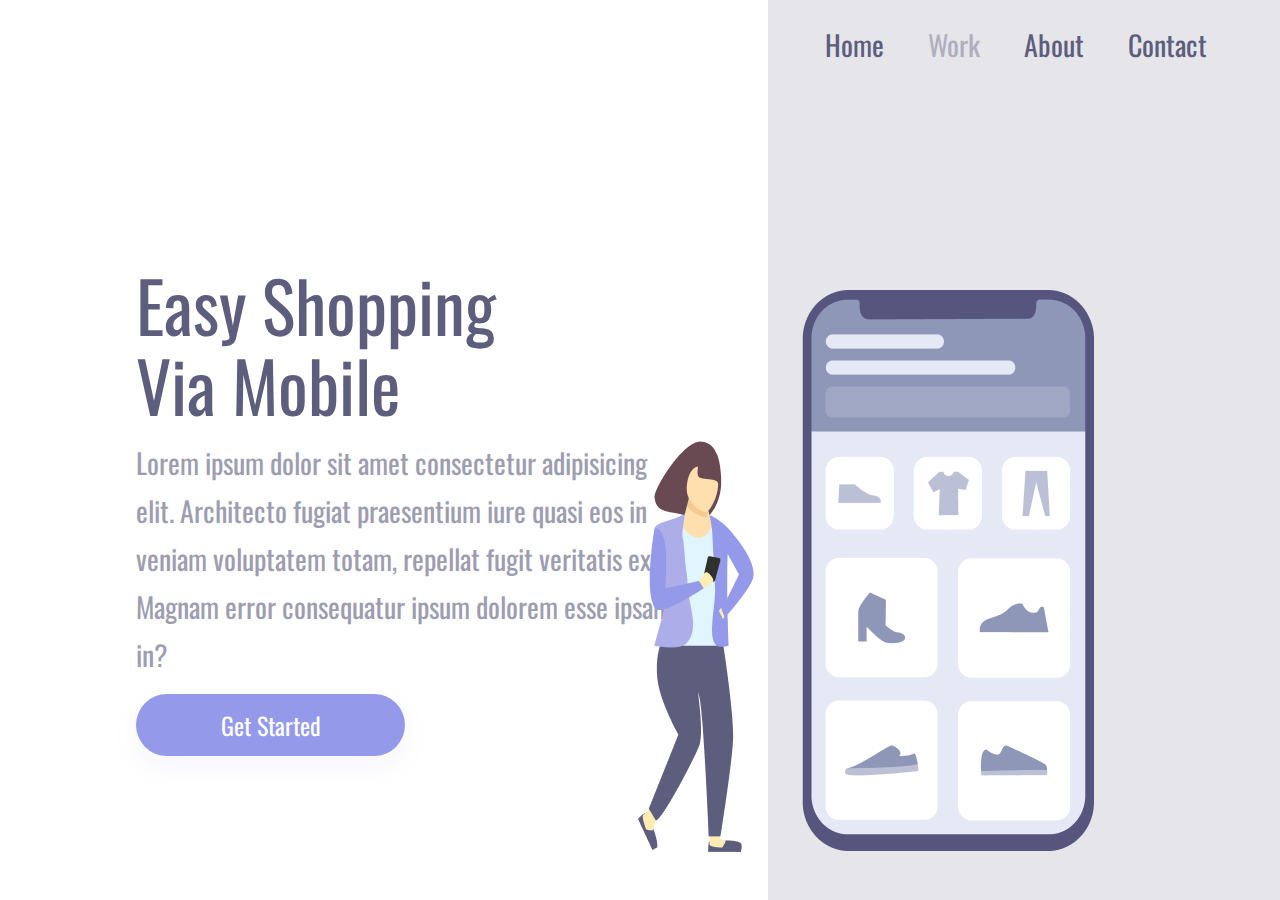
<file: index.html>
<!DOCTYPE html>
<html lang="pt-br">
<head>
    <meta charset="UTF-8">
    <meta http-equiv="X-UA-Compatible" content="IE=edge">
    <meta name="viewport" content="width=device-width, initial-scale=1.0">
    <link rel="stylesheet" href="./styles.css">
    <link rel="preconnect" href="https://fonts.googleapis.com">
<link rel="preconnect" href="https://fonts.gstatic.com" crossorigin>
<link href="https://fonts.googleapis.com/css2?family=Oswald&display=swap" rel="stylesheet">
    <title>Easy Shopping 1</title>
</head>
<body>
    <div class="wrapper">
        <section class="container-left">
            <h1>Easy Shopping Via Mobile</h1>
            <p>Lorem ipsum dolor sit amet consectetur adipisicing elit. Architecto fugiat praesentium iure quasi eos in veniam voluptatem totam, repellat fugit veritatis ex. Magnam error consequatur ipsum dolorem esse ipsam in?</p>
            <button>Get Started</button>
        </section>

        <section class="container-right">
            <header>
                <a class="links">Home</a>
                <a class="links">Work</a>
                <a class="links">About</a>
                <a class="links">Contact</a>
            </header>
            <img src="./Illustration-3-3.png" alt="girl-cellphone">
        </section>
    </div>
</body>
</html>
</file>
<file: styles.css>
* {
    margin: 0;
    padding: 0;
    box-sizing: border-box;
    font-family: 'Oswald', sans-serif;
}

.wrapper {
    height: 100vh;
    width: 100vw;
}

.container-left {
    display: inline-block;
    width: 60%;
    padding: 136px;
    margin-top: 10%;
}

.container-right {
    display: inline-block;
    background-color: rgba(93, 93, 125, 0.16);
    height: 100vh;
    width: 40%;
    position: absolute;
}

img {
    position: relative;
    top: 25%;
    right: 130px;
}

h1 {
    font-weight: 400;
    font-size: 70px;
    line-height: 80px;
    color: #5D5D7D;
    width: 368px;

}

p {
    font-weight: 400;
    font-size: 28px;
    line-height: 48px;
    color: #5D5D7D;
    opacity: 0.6;
    margin: 15px 0;
    width: 540px;
}

button {
    width: 269px;
    height: 62px;
    background: #9499EA;
    box-shadow: 0px 10px 24px rgba(148, 153, 234, 0.0979959);
    font-weight: 400;
    font-size: 24px;
    line-height: 36px;
    text-align: center;
    color: #FFFFFF;
    border: none;
    border-radius: 35px;
    cursor: pointer;
}

button:hover {
    opacity: 0.8;
}

button:active {
    opacity: 0.5;
}

a {
    font-weight: 400;
    font-size: 28px;
    line-height: 41px;
    color: #5D5D7D;
    margin-right: 40px;
    cursor: pointer;
}

a:nth-child(2) {
    opacity: 0.4;
}

a:hover {
    opacity: 0.4;
}

a:active {
    opacity: 0.8;
}

header {
    margin: 24px 0 0 57px;
}

@media screen and (max-width: 900px) {
    .container-left {
        width: 100%;
        height: 50%;
        margin: 0;
        padding: 0;
    }

    .container-right {
        display: block;
        height: auto;
        width: 100%;
        position: static;
        padding: 40px;
    }

    img {
        position: static;
        max-width: 90%;
    }

    header {
        display: none;
    }

    h1 {
        font-weight: 400;
        font-size: 36px;
        width: auto;
        line-height: 52px;
        text-align: center;
        color: #5D5D7D;
        margin: 58px 53px 0 54px;
    }

    p {
        margin: 15px 40px;
        width: auto;
        text-align: center;
        font-size: 14px;
        line-height: 24px;
    }

    button {
        margin: 0 auto;
        display: block;
    }
}

@media screen and (max-width: 380px) {
    .container-left {
        width: 100%;
        margin-bottom: 40px;
    }
}
</file>
